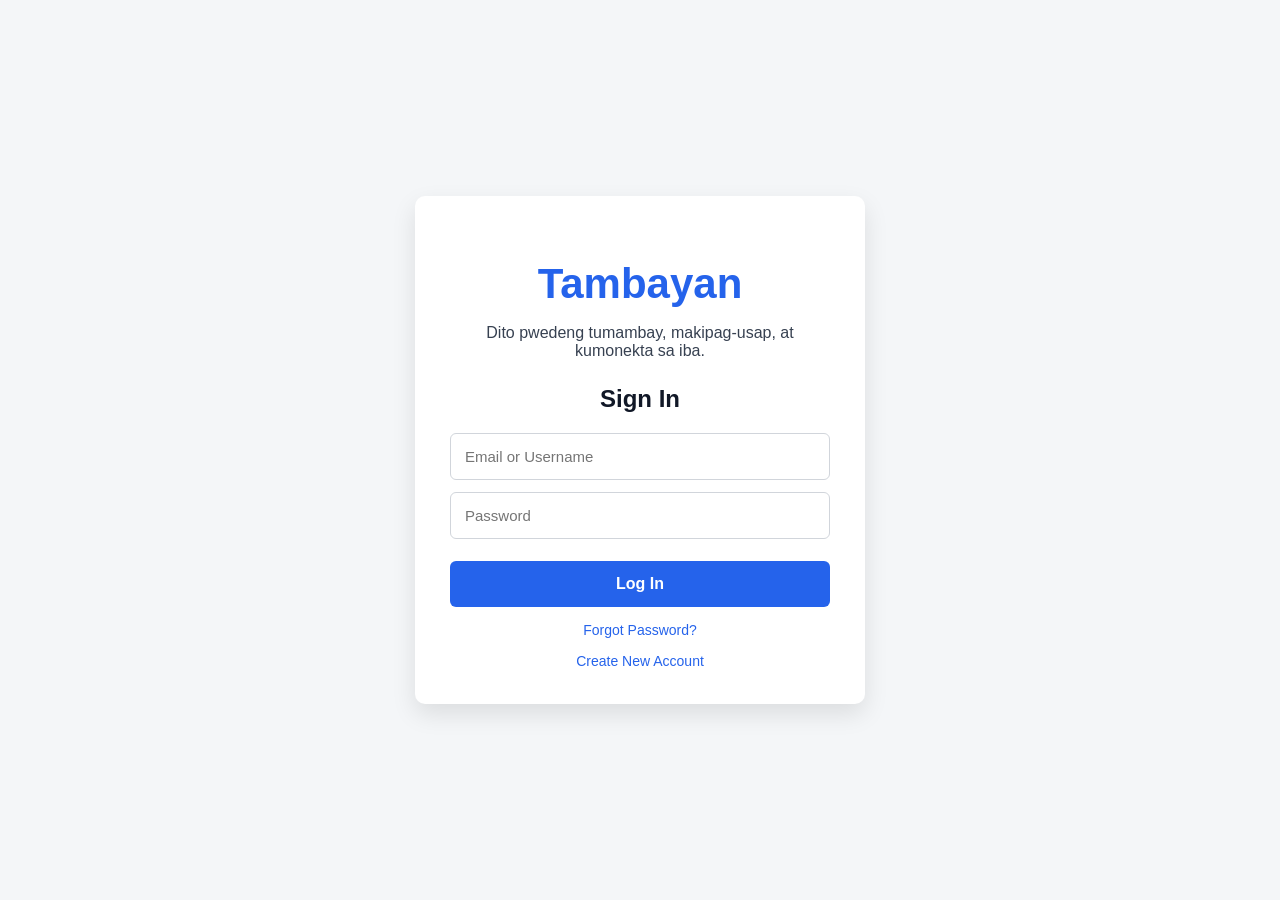
<file: log-in page/index.html>
<!DOCTYPE html>
<html lang="en">
<head>
<meta charset="UTF-8">
<title>Login | Tambayan</title>
<link rel="stylesheet" href="style.css">
</head>

<body>

<div class="container">

    <div class="login-box">

        <h1 class="logo">Tambayan</h1>

        <p class="tagline">
            Dito pwedeng tumambay, makipag-usap, at kumonekta sa iba.
        </p>

        <h2>Sign In</h2>

        <form>
            <input type="text" placeholder="Email or Username" required>
            <input type="password" placeholder="Password" required>
            <button type="submit" class="login-btn">Log In</button>
        </form>

        <a href="#" class="forgot">Forgot Password?</a>
        <a href="sign-up page/signup.html" class="create-account">Create New Account</a>

    </div>

</div>

</body>
</html>
</file>
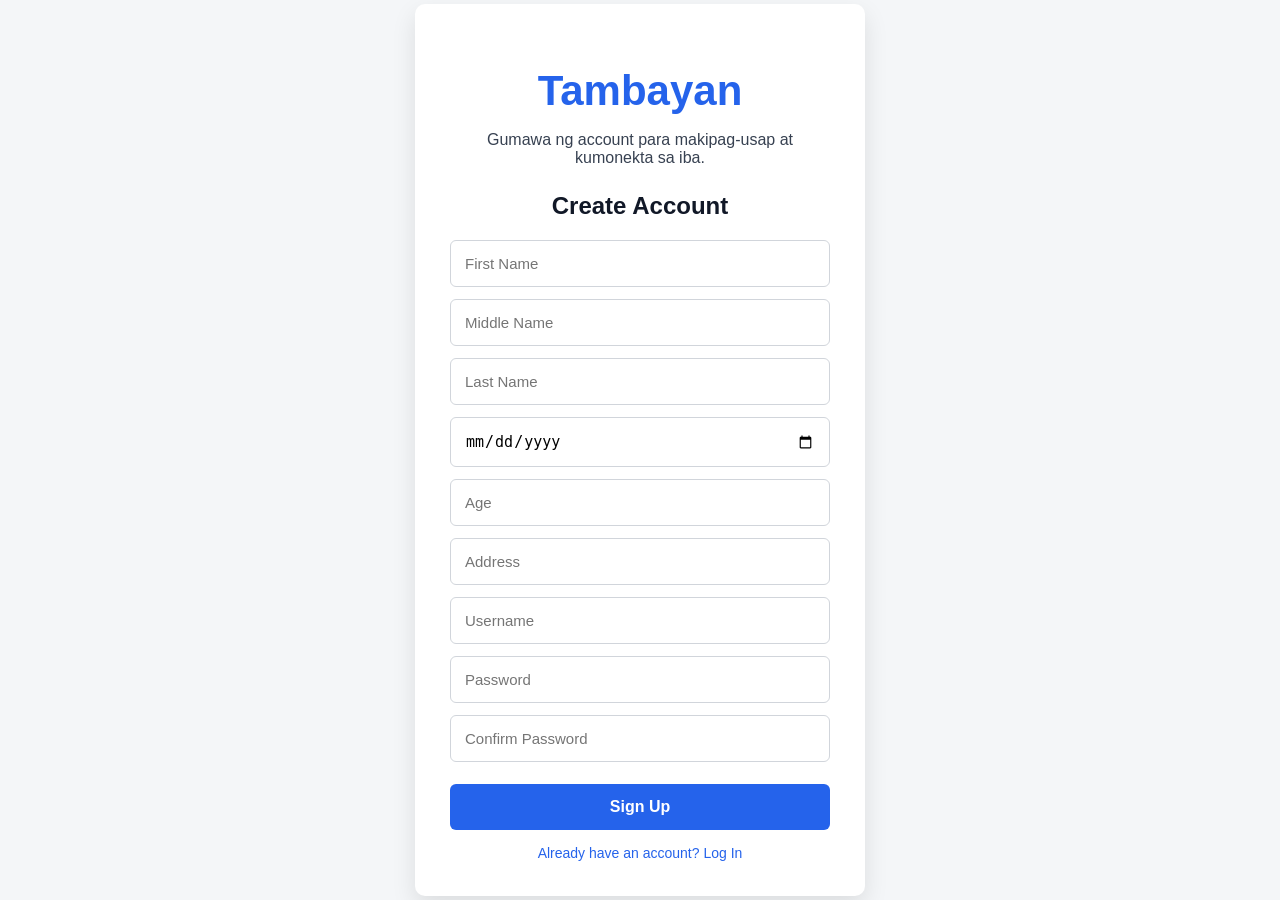
<file: signup.html>
<!DOCTYPE html>
<html lang="en">
<head>
<meta charset="UTF-8">
<title>Sign Up | Tambayan</title>
<link rel="stylesheet" href="style.css">
</head>

<body>

<div class="container">

    <div class="login-box">

        <h1 class="logo">Tambayan</h1>

        <p class="tagline">
            Gumawa ng account para makipag-usap at kumonekta sa iba.
        </p>

        <h2>Create Account</h2>

        <form>

            <input type="text" placeholder="First Name" required>

            <input type="text" placeholder="Middle Name">

            <input type="text" placeholder="Last Name" required>

            <input type="date" required>

            <input type="number" placeholder="Age" required>

            <input type="text" placeholder="Address" required>

            <input type="text" placeholder="Username" required>

            <input type="password" placeholder="Password" required>

            <input type="password" placeholder="Confirm Password" required>

            <button type="submit" class="login-btn">Sign Up</button>

        </form>

        <a href="../nard.html" class="create-account">
            Already have an account? Log In
        </a>

    </div>

</div>

</body>
</html>
</file>
<file: log-in page/style.css>
body{
    margin:0;
    font-family: Arial, Helvetica, sans-serif;
    background:#f4f6f8;
}

.container{
    display:flex;
    justify-content:center;
    align-items:center;
    height:100vh;
}

.login-box{
    background:white;
    width:380px;
    padding:35px;
    border-radius:10px;
    box-shadow:0 10px 25px rgba(0,0,0,0.1);
    text-align:center;
}

.logo{
    color:#2563eb;
    font-size:42px;
    margin-bottom:10px;
}

.tagline{
    font-size:16px;
    color:#374151;
    margin-bottom:25px;
}

.login-box h2{
    margin-bottom:20px;
    color:#111827;
}

.login-box input{
    width:100%;
    padding:14px;
    margin-bottom:12px;
    font-size:15px;
    border:1px solid #d1d5db;
    border-radius:6px;
    box-sizing:border-box;
}

.login-box input:focus{
    outline:none;
    border-color:#2563eb;
}

.login-btn{
    width:100%;
    padding:14px;
    margin-top:10px;
    background:#2563eb;
    color:white;
    font-size:16px;
    font-weight:bold;
    border:none;
    border-radius:6px;
    cursor:pointer;
}

.login-btn:hover{
    background:#1e40af;
}

.login-box a{
    display:block;
    margin-top:15px;
    font-size:14px;
    color:#2563eb;
    text-decoration:none;
}

.login-box a:hover{
    text-decoration:underline;
}

.create-account{
    display:block;
    margin-top:10px;
    font-size:14px;
    color:#22c55e;
    text-decoration:none;
}

.create-account:hover{
    text-decoration:underline;
}
</file>
<file: style.css>
body{
    margin:0;
    font-family: Arial, Helvetica, sans-serif;
    background:#f4f6f8;
}

.container{
    display:flex;
    justify-content:center;
    align-items:center;
    min-height:100vh;
}

.login-box{
    background:white;
    width:380px;
    padding:35px;
    border-radius:10px;
    box-shadow:0 10px 25px rgba(0,0,0,0.1);
    text-align:center;
}

.logo{
    color:#2563eb;
    font-size:42px;
    margin-bottom:10px;
}

.tagline{
    font-size:16px;
    color:#374151;
    margin-bottom:25px;
}

.login-box h2{
    margin-bottom:20px;
    color:#111827;
}

.login-box input{
    width:100%;
    padding:14px;
    margin-bottom:12px;
    font-size:15px;
    border:1px solid #d1d5db;
    border-radius:6px;
    box-sizing:border-box;
}

.login-box input:focus{
    outline:none;
    border-color:#2563eb;
}

.login-btn{
    width:100%;
    padding:14px;
    margin-top:10px;
    background:#2563eb;
    color:white;
    font-size:16px;
    font-weight:bold;
    border:none;
    border-radius:6px;
    cursor:pointer;
}

.login-btn:hover{
    background:#1e40af;
}

.login-box a{
    display:block;
    margin-top:15px;
    font-size:14px;
    color:#2563eb;
    text-decoration:none;
}

.login-box a:hover{
    text-decoration:underline;
}

.create-account{
    display:block;
    margin-top:10px;
    font-size:14px;
    color:#22c55e;
    text-decoration:none;
}

.create-account:hover{
    text-decoration:underline;
}
</file>
